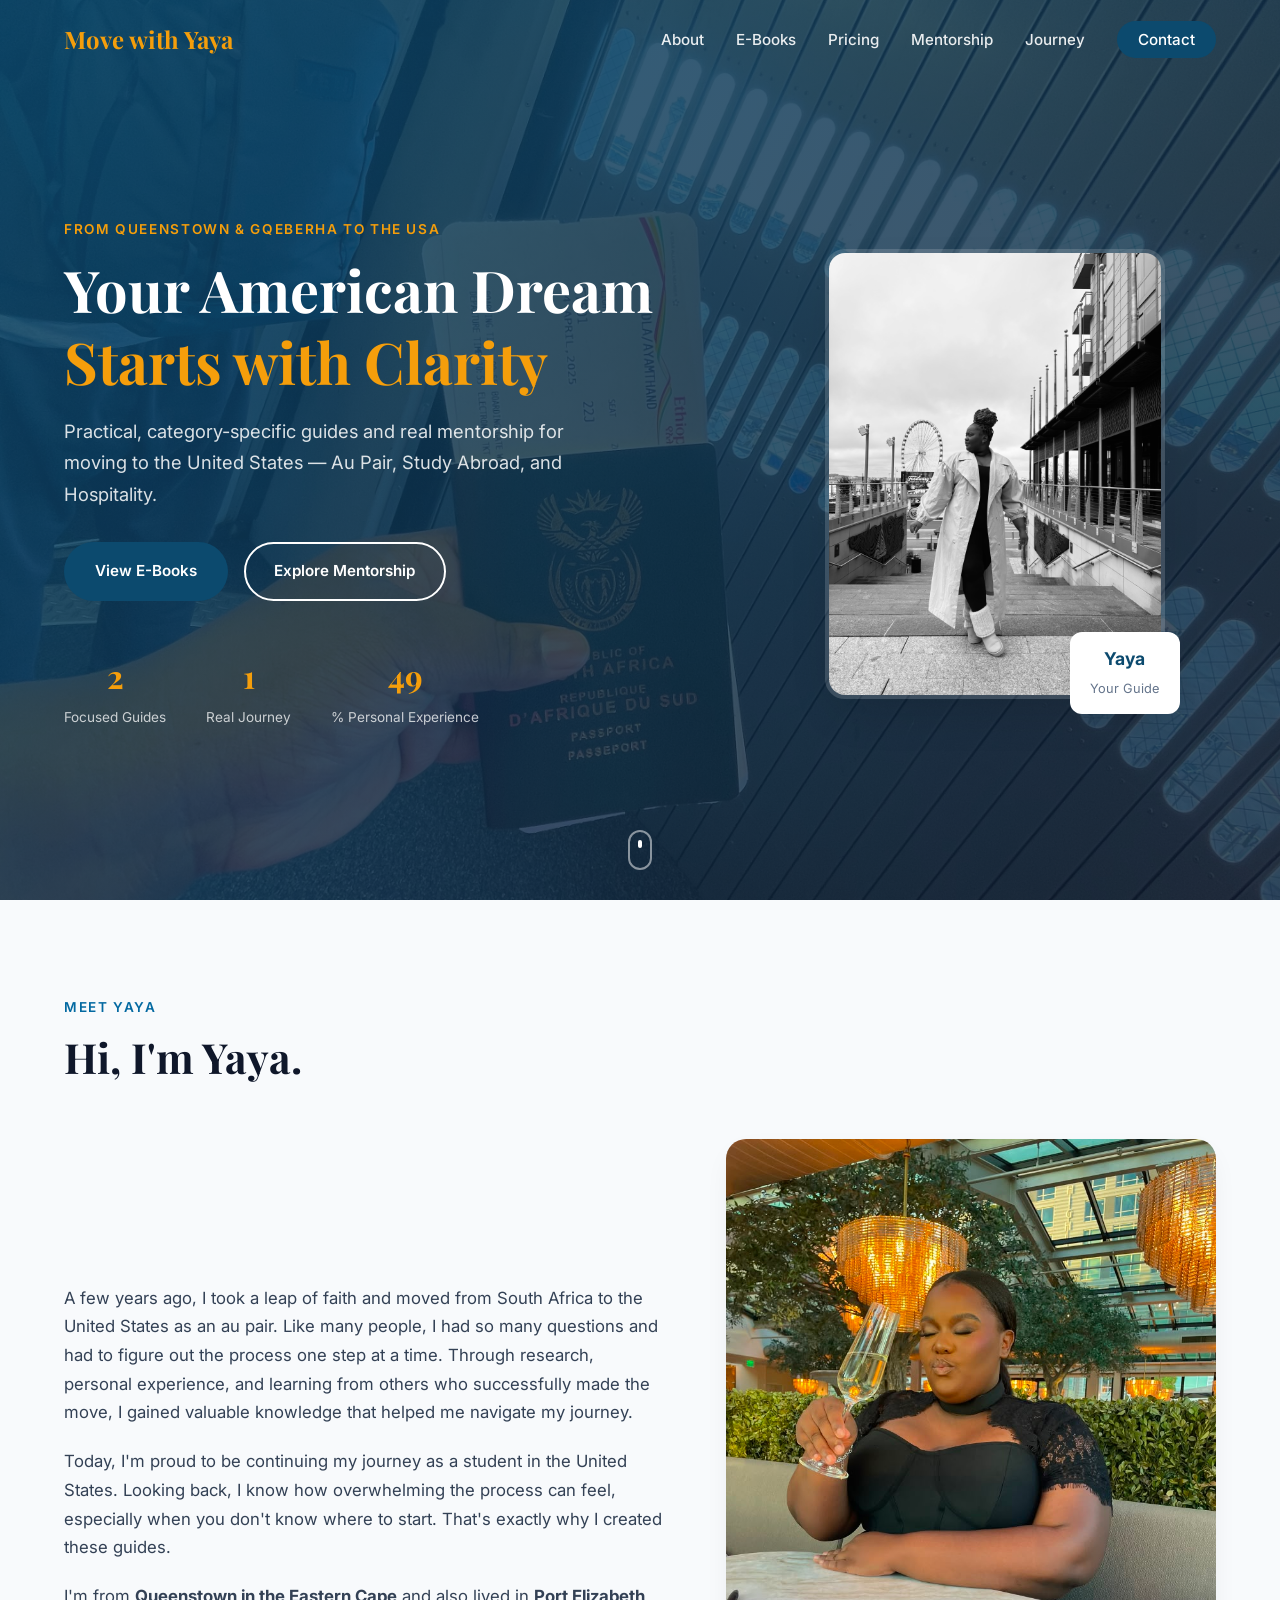
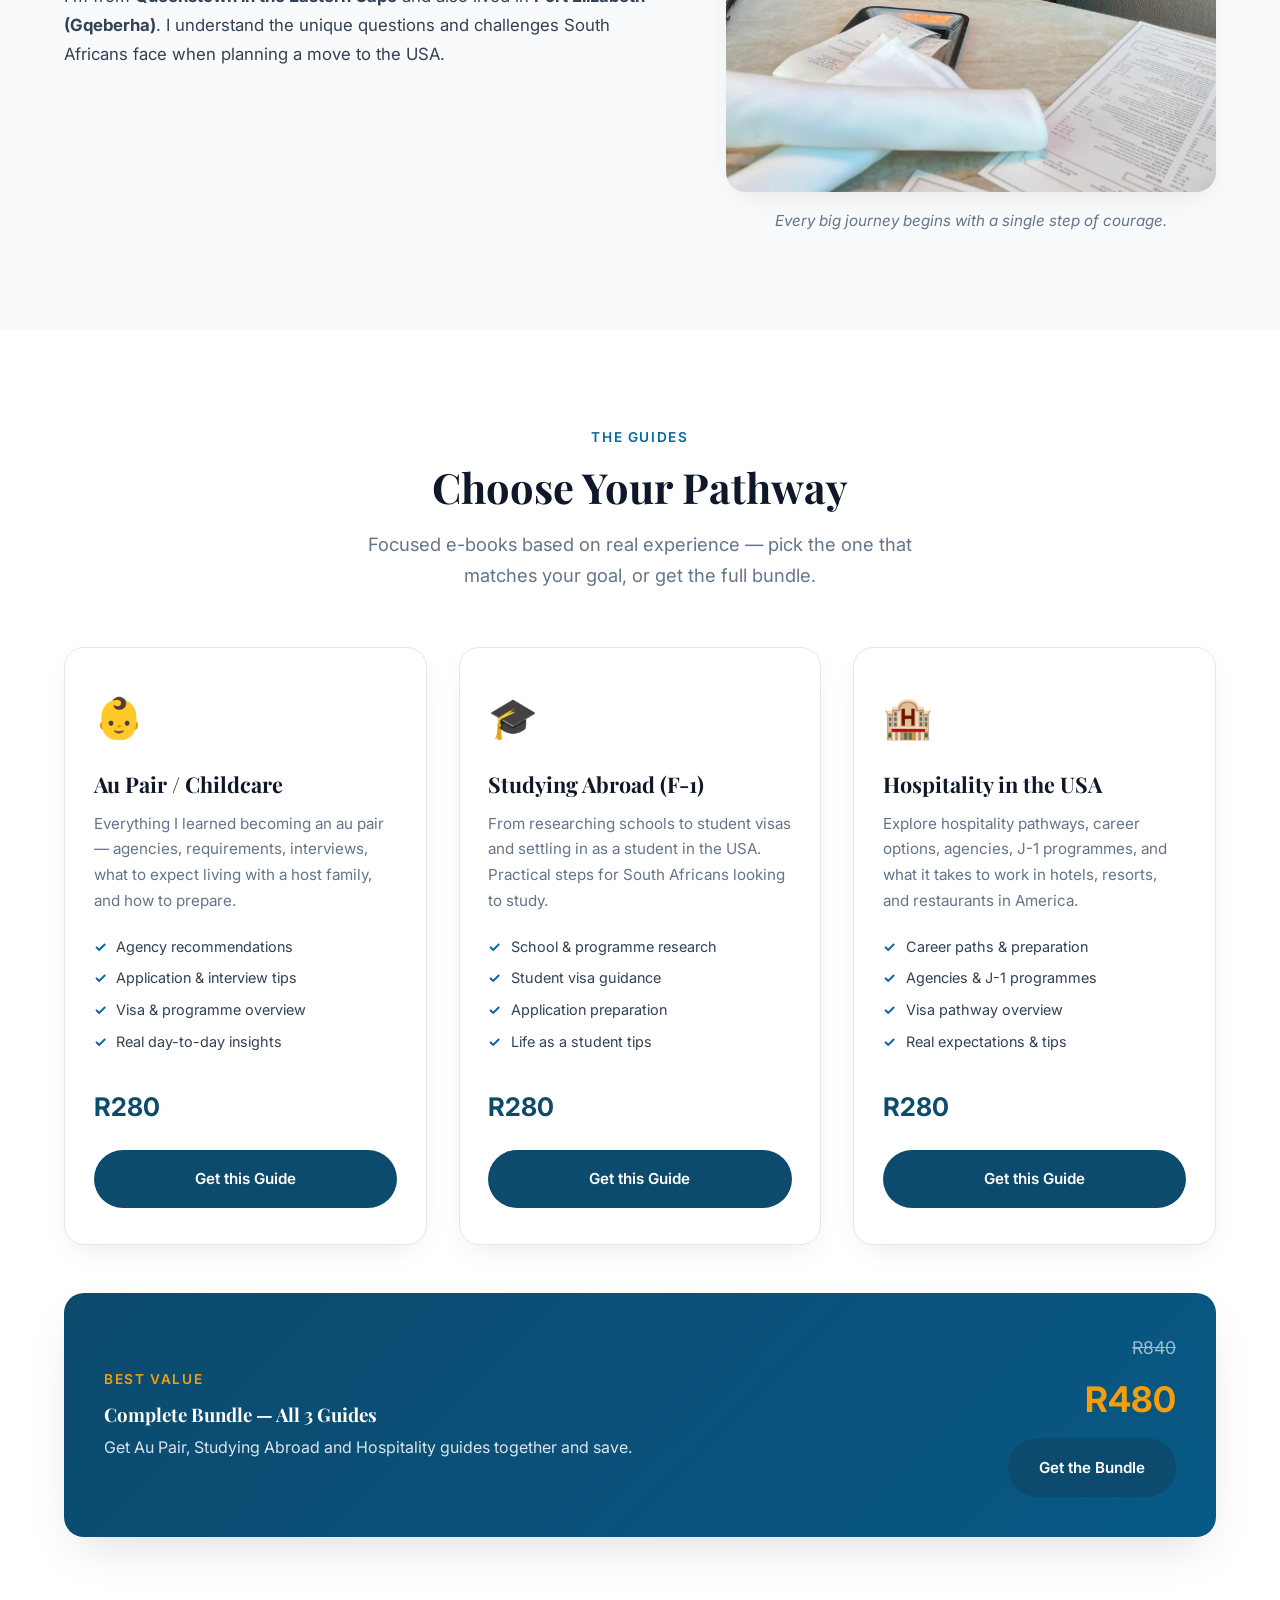
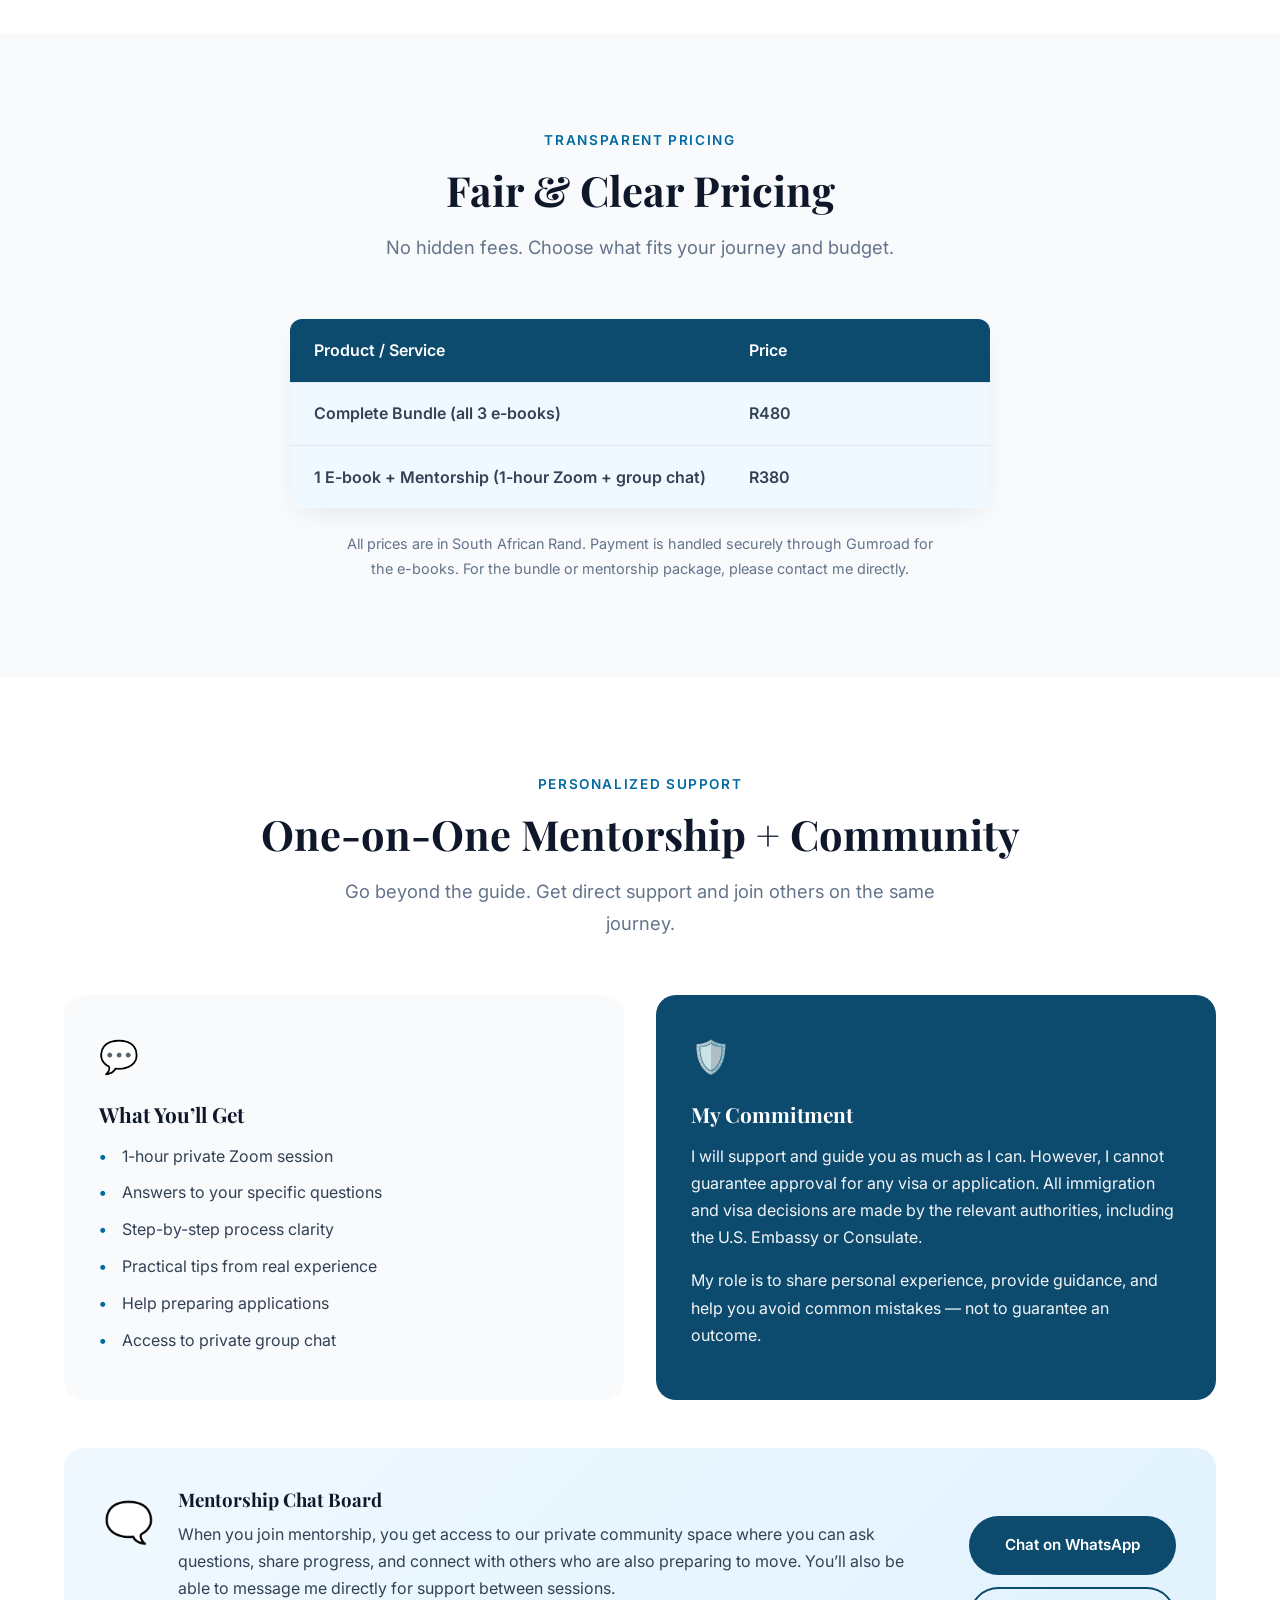
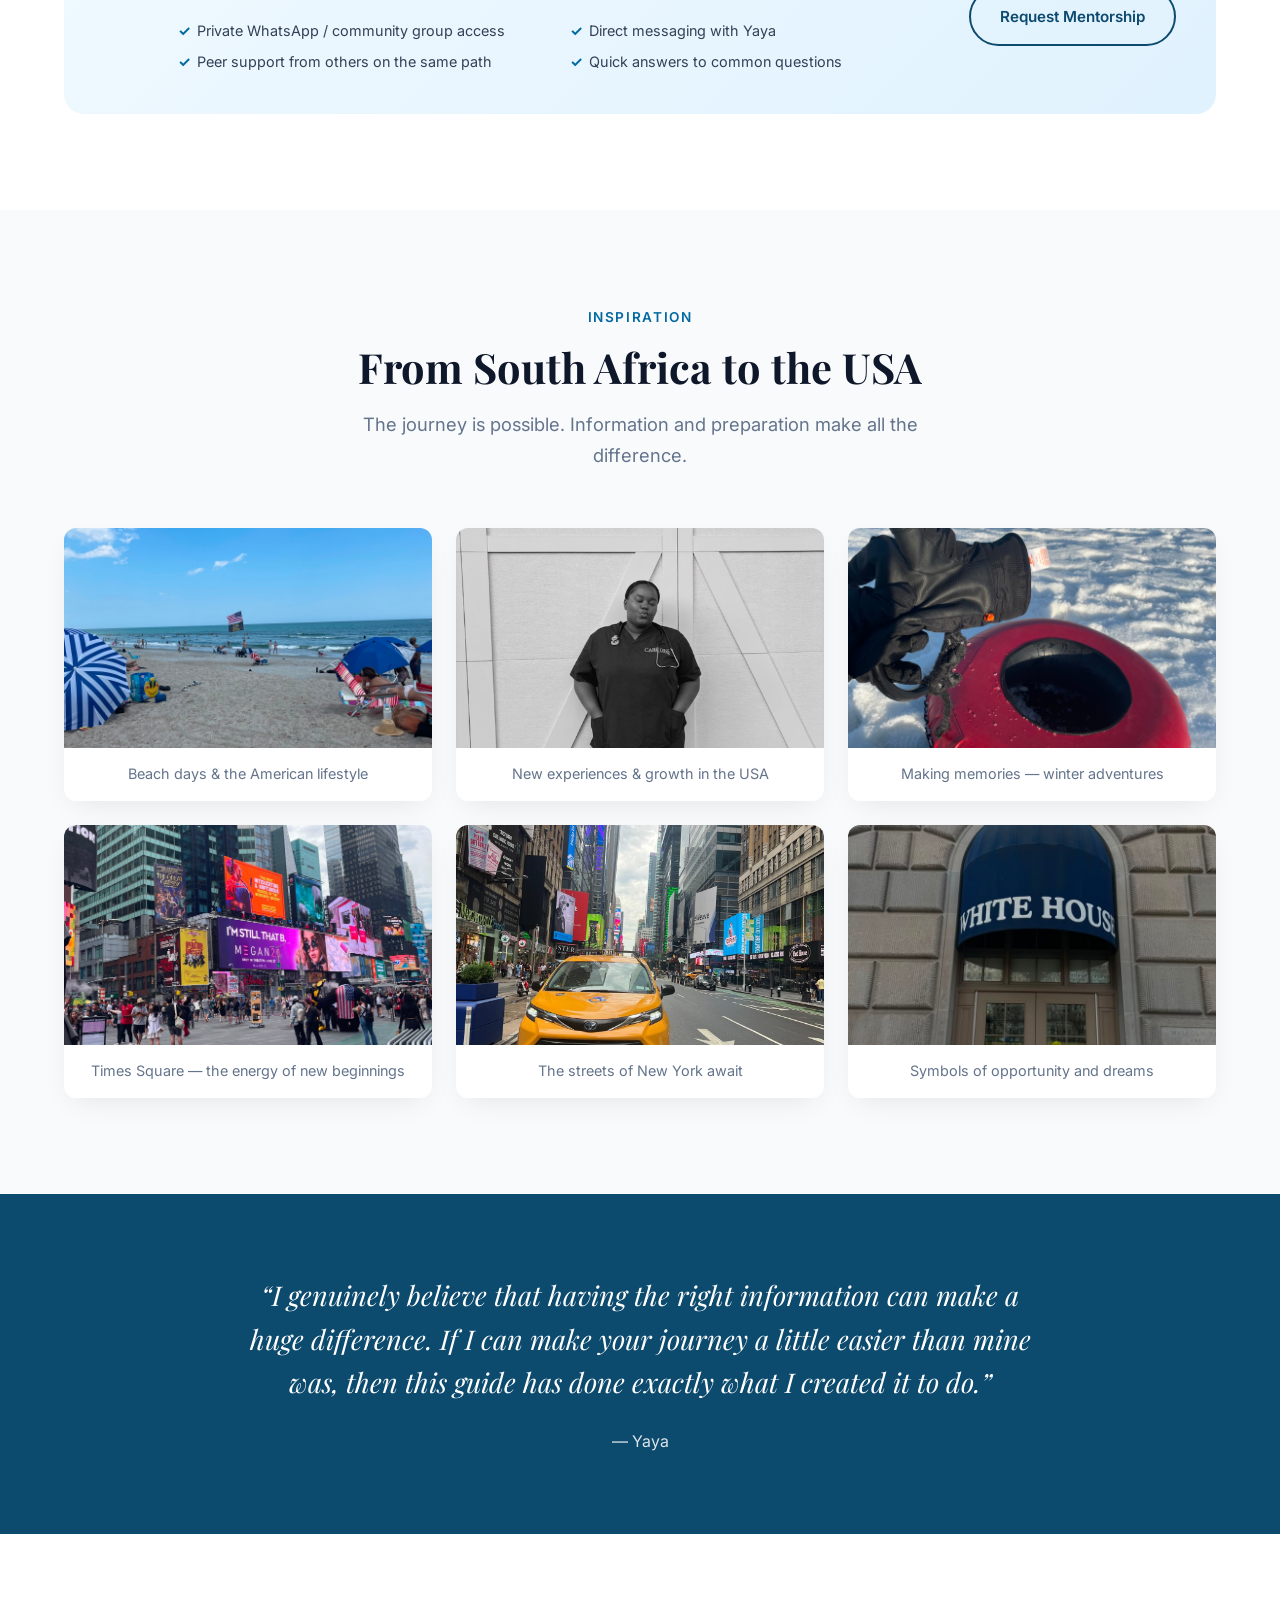
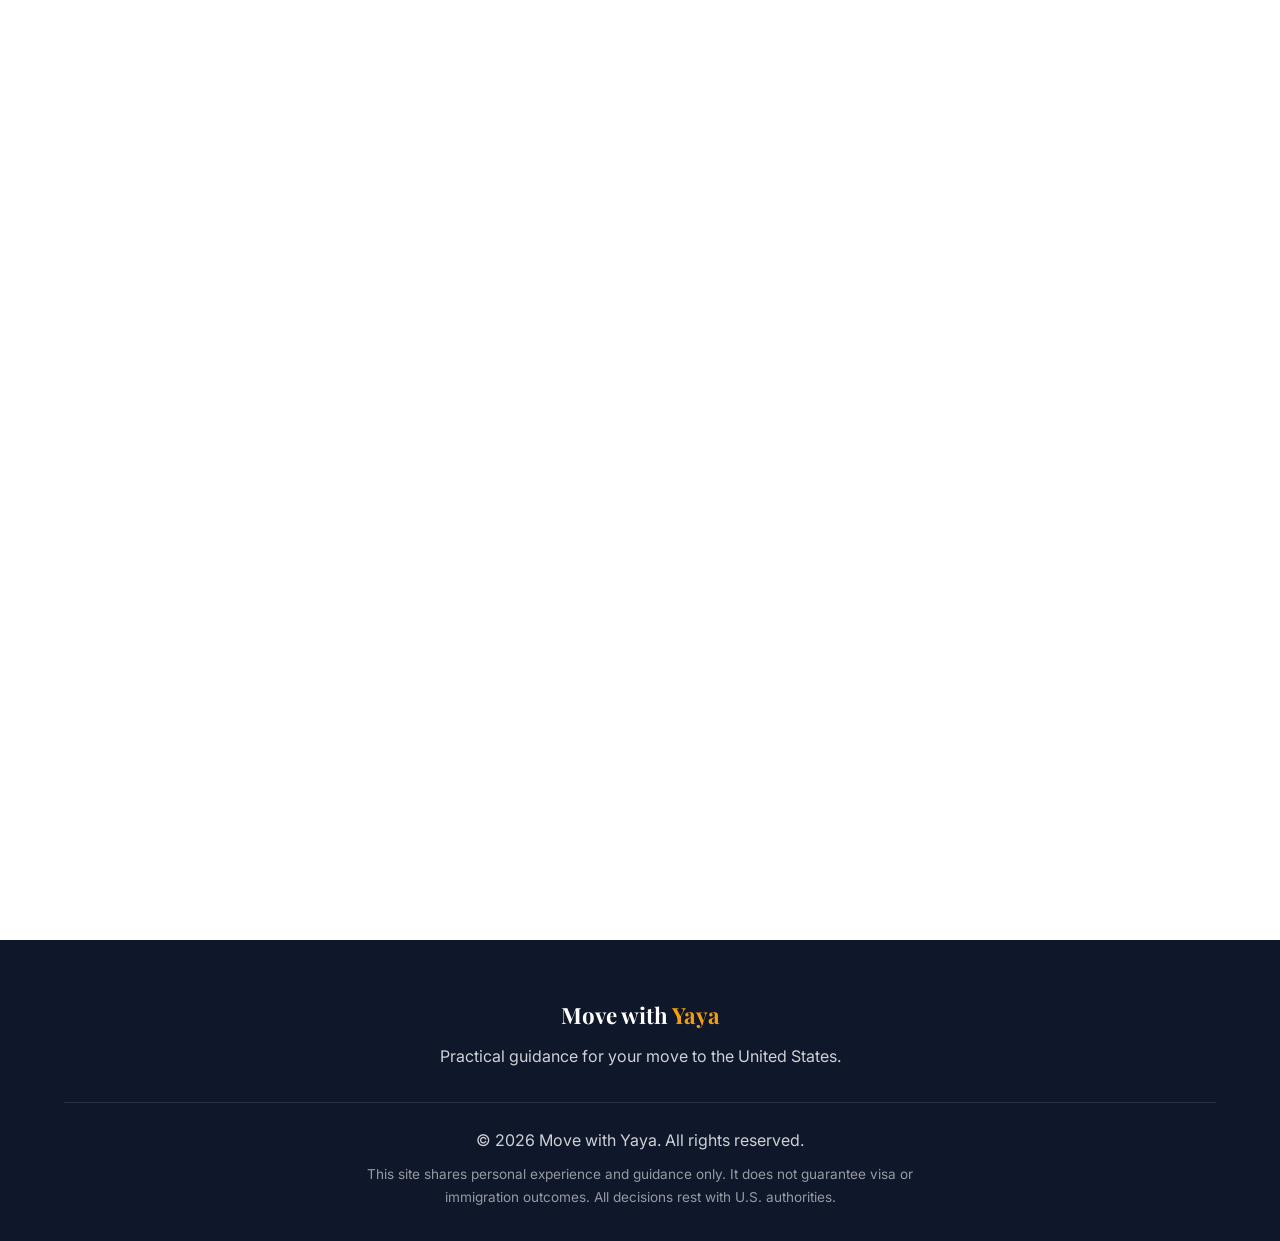
<file: index.html>
<!DOCTYPE html>
<html lang="en">
<head>
    <meta charset="UTF-8">
    <meta name="viewport" content="width=device-width, initial-scale=1.0">
    <title>Move with Yaya | Your Guide to Moving to the USA</title>
    <meta name="description" content="Practical guidance for South Africans moving to the United States — Au Pair, Study Abroad & Hospitality. Category e-books + one-on-one mentorship by Yaya.">
    <meta name="keywords" content="au pair USA, study in USA, F-1 visa, hospitality internship USA, move to America from South Africa, Yaya">
    <meta name="author" content="Yaya - Move with Yaya">
    <meta name="robots" content="index, follow">
    <link rel="canonical" href="https://yourdomain.com/">

    <meta property="og:title" content="Move with Yaya | Your Guide to the USA">
    <meta property="og:description" content="Clear, honest guides for Au Pair, Studying Abroad and Hospitality opportunities in the United States.">
    <meta property="og:type" content="website">
    <meta property="og:url" content="https://yourdomain.com/">

    <link rel="preconnect" href="https://fonts.googleapis.com">
    <link rel="preconnect" href="https://fonts.gstatic.com" crossorigin>
    <link href="https://fonts.googleapis.com/css2?family=Playfair+Display:wght@500;600;700&family=Inter:wght@300;400;500;600;700&display=swap" rel="stylesheet">
    <link rel="stylesheet" href="styles.css">
</head>
<body>
    <!-- Navigation -->
    <header class="header" id="header">
        <nav class="nav container">
            <a href="#home" class="logo">
                <span class="logo-text">Move with <span>Yaya</span></span>
            </a>
            <button class="nav-toggle" aria-label="Toggle menu" id="navToggle">
                <span></span><span></span><span></span>
            </button>
            <ul class="nav-links" id="navLinks">
                <li><a href="#about">About</a></li>
                <li><a href="#ebook">E-Books</a></li>
                <li><a href="#pricing">Pricing</a></li>
                <li><a href="#mentorship">Mentorship</a></li>
                <li><a href="#journey">Journey</a></li>
                <li><a href="#contact" class="btn-nav">Contact</a></li>
            </ul>
        </nav>
    </header>

    <!-- Hero – Passport background -->
    <section id="home" class="hero">
        <div class="hero-bg" style="background-image: url('passport-journey.jpg');"></div>
        <div class="hero-overlay"></div>
        <div class="container hero-content">
            <div class="hero-text animate-on-load">
                <p class="eyebrow">From Queenstown &amp; Gqeberha to the USA</p>
                <h1>Your American Dream<br><span class="highlight">Starts with Clarity</span></h1>
                <p class="hero-sub">Practical, category-specific guides and real mentorship for moving to the United States — Au Pair, Study Abroad, and Hospitality.</p>
                <div class="hero-cta">
                    <a href="#ebook" class="btn btn-primary pulse">View E-Books</a>
                    <a href="#mentorship" class="btn btn-outline">Explore Mentorship</a>
                </div>
                <div class="hero-stats">
                    <div class="stat">
                        <span class="stat-number" data-target="3">0</span>
                        <span class="stat-label">Focused Guides</span>
                    </div>
                    <div class="stat">
                        <span class="stat-number" data-target="1">0</span>
                        <span class="stat-label">Real Journey</span>
                    </div>
                    <div class="stat">
                        <span class="stat-number" data-target="100">0</span>
                        <span class="stat-label">% Personal Experience</span>
                    </div>
                </div>
            </div>
            <div class="hero-image animate-on-load delay-1">
                <div class="portrait-wrapper">
                    <img src="yaya-outdoor.jpg" alt="Yaya — Founder of Move with Yaya" class="portrait">
                    <div class="portrait-badge">
                        <span>Yaya</span>
                        <small>Your Guide</small>
                    </div>
                </div>
            </div>
        </div>
        <div class="scroll-indicator"><span></span></div>
    </section>

    <!-- About -->
    <section id="about" class="section about">
        <div class="container">
            <div class="section-header animate-on-scroll">
                <p class="eyebrow">Meet Yaya</p>
                <h2>Hi, I'm Yaya.</h2>
            </div>
            <div class="about-grid">
                <div class="about-text animate-on-scroll">
                    <p>A few years ago, I took a leap of faith and moved from South Africa to the United States as an au pair. Like many people, I had so many questions and had to figure out the process one step at a time. Through research, personal experience, and learning from others who successfully made the move, I gained valuable knowledge that helped me navigate my journey.</p>
                    <p>Today, I'm proud to be continuing my journey as a student in the United States. Looking back, I know how overwhelming the process can feel, especially when you don't know where to start. That's exactly why I created these guides.</p>
                    <p>I'm from <strong>Queenstown in the Eastern Cape</strong> and also lived in <strong>Port Elizabeth (Gqeberha)</strong>. I understand the unique questions and challenges South Africans face when planning a move to the USA.</p>
                </div>
                <div class="about-image animate-on-scroll delay-1">
                    <img src="yaya-portrait.jpg" alt="Yaya smiling with confidence">
                    <p class="caption">Every big journey begins with a single step of courage.</p>
                </div>
            </div>
        </div>
    </section>

    <!-- E-Books by Category -->
    <section id="ebook" class="section ebook">
        <div class="container">
            <div class="section-header center animate-on-scroll">
                <p class="eyebrow">The Guides</p>
                <h2>Choose Your Pathway</h2>
                <p class="lead">Focused e-books based on real experience — pick the one that matches your goal, or get the full bundle.</p>
            </div>

            <div class="category-grid">
                <!-- Au Pair -->
                <div class="category-card animate-on-scroll">
                    <div class="cat-icon">👶</div>
                    <h3>Au Pair / Childcare</h3>
                    <p>Everything I learned becoming an au pair — agencies, requirements, interviews, what to expect living with a host family, and how to prepare.</p>
                    <ul class="cat-features">
                        <li>Agency recommendations</li>
                        <li>Application & interview tips</li>
                        <li>Visa & programme overview</li>
                        <li>Real day-to-day insights</li>
                    </ul>
                    <div class="cat-price">
                        <span class="price">R280</span>
                    </div>
                    <a href="https://amava2.gumroad.com/l/jdrqjy" class="btn btn-primary full" target="_blank" rel="noopener">Get this Guide</a>
                </div>

                <!-- Studying Abroad -->
                <div class="category-card animate-on-scroll delay-1">
                    <div class="cat-icon">🎓</div>
                    <h3>Studying Abroad (F-1)</h3>
                    <p>From researching schools to student visas and settling in as a student in the USA. Practical steps for South Africans looking to study.</p>
                    <ul class="cat-features">
                        <li>School & programme research</li>
                        <li>Student visa guidance</li>
                        <li>Application preparation</li>
                        <li>Life as a student tips</li>
                    </ul>
                    <div class="cat-price">
                        <span class="price">R280</span>
                    </div>
                    <a href="https://amava2.gumroad.com/l/tnldqb" class="btn btn-primary full" target="_blank" rel="noopener">Get this Guide</a>
                </div>

                <!-- Hospitality -->
                <div class="category-card animate-on-scroll delay-2">
                    <div class="cat-icon">🏨</div>
                    <h3>Hospitality in the USA</h3>
                    <p>Explore hospitality pathways, career options, agencies, J-1 programmes, and what it takes to work in hotels, resorts, and restaurants in America.</p>
                    <ul class="cat-features">
                        <li>Career paths & preparation</li>
                        <li>Agencies & J-1 programmes</li>
                        <li>Visa pathway overview</li>
                        <li>Real expectations & tips</li>
                    </ul>
                    <div class="cat-price">
                        <span class="price">R280</span>
                    </div>
                    <a href="https://amava2.gumroad.com/l/rriysa" class="btn btn-primary full" target="_blank" rel="noopener">Get this Guide</a>
                </div>
            </div>

            <!-- Bundle -->
            <div class="bundle-card animate-on-scroll">
                <div class="bundle-content">
                    <p class="eyebrow">Best Value</p>
                    <h3>Complete Bundle — All 3 Guides</h3>
                    <p>Get Au Pair, Studying Abroad and Hospitality guides together and save.</p>
                </div>
                <div class="bundle-price">
                    <span class="old-price">R840</span>
                    <span class="price">R480</span>
                    <a href="#contact" class="btn btn-primary">Get the Bundle</a>
                </div>
            </div>
        </div>
    </section>

    <!-- Pricing Overview -->
    <section id="pricing" class="section pricing">
        <div class="container">
            <div class="section-header center animate-on-scroll">
                <p class="eyebrow">Transparent Pricing</p>
                <h2>Fair & Clear Pricing</h2>
                <p class="lead">No hidden fees. Choose what fits your journey and budget.</p>
            </div>

            <div class="pricing-table animate-on-scroll">
                <div class="price-row header">
                    <span>Product / Service</span>
                    <span>Price</span>
                </div>
                <div class="price-row">
                    <span>Single E-book (any one guide)</span>
                    <span>R280</span>
                </div>
                <div class="price-row highlight">
                    <span>Complete Bundle (all 3 e-books)</span>
                    <span>R480</span>
                </div>
                <div class="price-row highlight">
                    <span>1 E-book + Mentorship (1-hour Zoom + group chat)</span>
                    <span>R380</span>
                </div>
            </div>
            <p class="pricing-note animate-on-scroll">All prices are in South African Rand. Payment is handled securely through Gumroad for the e-books. For the bundle or mentorship package, please contact me directly.</p>
        </div>
    </section>

    <!-- Mentorship + Chat Board -->
    <section id="mentorship" class="section mentorship">
        <div class="container">
            <div class="section-header center animate-on-scroll">
                <p class="eyebrow">Personalized Support</p>
                <h2>One-on-One Mentorship + Community</h2>
                <p class="lead">Go beyond the guide. Get direct support and join others on the same journey.</p>
            </div>

            <div class="mentorship-grid">
                <div class="mentorship-card animate-on-scroll">
                    <div class="card-icon">💬</div>
                    <h3>What You’ll Get</h3>
                    <ul>
                        <li>1-hour private Zoom session</li>
                        <li>Answers to your specific questions</li>
                        <li>Step-by-step process clarity</li>
                        <li>Practical tips from real experience</li>
                        <li>Help preparing applications</li>
                        <li>Access to private group chat</li>
                    </ul>
                </div>
                <div class="mentorship-card highlight animate-on-scroll delay-1">
                    <div class="card-icon">🛡️</div>
                    <h3>My Commitment</h3>
                    <p>I will support and guide you as much as I can. However, I cannot guarantee approval for any visa or application. All immigration and visa decisions are made by the relevant authorities, including the U.S. Embassy or Consulate.</p>
                    <p>My role is to share personal experience, provide guidance, and help you avoid common mistakes — not to guarantee an outcome.</p>
                </div>
            </div>

            <div class="chat-board animate-on-scroll">
                <div class="chat-content">
                    <div class="chat-icon">🗨️</div>
                    <div>
                        <h3>Mentorship Chat Board</h3>
                        <p>When you join mentorship, you get access to our private community space where you can ask questions, share progress, and connect with others who are also preparing to move. You’ll also be able to message me directly for support between sessions.</p>
                        <ul class="chat-features">
                            <li>Private WhatsApp / community group access</li>
                            <li>Direct messaging with Yaya</li>
                            <li>Peer support from others on the same path</li>
                            <li>Quick answers to common questions</li>
                        </ul>
                    </div>
                </div>
                <div class="chat-cta">
                    <a href="https://wa.me/13466529958?text=Hi%20Yaya%2C%20I%27m%20interested%20in%20mentorship%20and%20the%20chat%20board" class="btn btn-primary" target="_blank" rel="noopener">Chat on WhatsApp</a>
                    <a href="#contact" class="btn btn-outline-dark">Request Mentorship</a>
                </div>
            </div>
        </div>
    </section>

    <!-- Journey -->
    <section id="journey" class="section journey">
        <div class="container">
            <div class="section-header center animate-on-scroll">
                <p class="eyebrow">Inspiration</p>
                <h2>From South Africa to the USA</h2>
                <p class="lead">The journey is possible. Information and preparation make all the difference.</p>
            </div>
            <div class="journey-images">
                <figure class="animate-on-scroll">
                    <img src="usa-beach.jpg" alt="American beach with US flag">
                    <figcaption>Beach days &amp; the American lifestyle</figcaption>
                </figure>
                <figure class="animate-on-scroll delay-1">
                    <img src="yaya-scrubs.jpg" alt="Yaya in medical scrubs">
                    <figcaption>New experiences &amp; growth in the USA</figcaption>
                </figure>
                <figure class="animate-on-scroll delay-2">
                    <img src="snow-tubing.jpg" alt="Snow tubing adventure">
                    <figcaption>Making memories — winter adventures</figcaption>
                </figure>
                <figure class="animate-on-scroll">
                    <img src="times-square.jpg" alt="Times Square, New York City">
                    <figcaption>Times Square — the energy of new beginnings</figcaption>
                </figure>
                <figure class="animate-on-scroll delay-1">
                    <img src="nyc-taxi.jpg" alt="New York City street with yellow taxi">
                    <figcaption>The streets of New York await</figcaption>
                </figure>
                <figure class="animate-on-scroll delay-2">
                    <img src="white-house.jpg" alt="White House entrance">
                    <figcaption>Symbols of opportunity and dreams</figcaption>
                </figure>
            </div>
        </div>
    </section>

    <!-- Quote -->
    <section class="section quote-section">
        <div class="container">
            <blockquote class="animate-on-scroll">
                “I genuinely believe that having the right information can make a huge difference. If I can make your journey a little easier than mine was, then this guide has done exactly what I created it to do.”
                <cite>— Yaya</cite>
            </blockquote>
        </div>
    </section>

    <!-- Contact -->
    <section id="contact" class="section contact">
        <div class="container">
            <div class="section-header center animate-on-scroll">
                <p class="eyebrow">Get in Touch</p>
                <h2>Start Your Journey</h2>
                <p class="lead">Ready for an e-book, the bundle, or mentorship? Reach out and let’s talk about your next step.</p>
            </div>
            <div class="contact-grid">
                <div class="contact-info animate-on-scroll">
                    <div class="contact-item">
                        <span class="label">Email</span>
                        <a href="mailto:ayamthandathalitha2@gmail.com">ayamthandathalitha2@gmail.com</a>
                    </div>
                    <div class="contact-item">
                        <span class="label">Phone / WhatsApp</span>
                        <a href="https://wa.me/13466529958" target="_blank" rel="noopener">+1 (346) 652-9958</a>
                    </div>
                    <div class="contact-item">
                        <span class="label">Based in</span>
                        <p>United States (from Queenstown &amp; Gqeberha, South Africa)</p>
                    </div>
                    <p class="disclaimer">I’m excited to be part of your journey and look forward to helping you take your next step toward your American dream.</p>
                </div>
                <form class="contact-form animate-on-scroll delay-1" action="mailto:ayamthandathalitha2@gmail.com" method="get" enctype="text/plain">
                    <div class="form-group">
                        <label for="name">Full Name</label>
                        <input type="text" id="name" name="name" required placeholder="Your name">
                    </div>
                    <div class="form-group">
                        <label for="email">Email</label>
                        <input type="email" id="email" name="email" required placeholder="your@email.com">
                    </div>
                    <div class="form-group">
                        <label for="interest">I’m interested in</label>
                        <select id="interest" name="interest">
                            <option value="au-pair">Au Pair Guide</option>
                            <option value="study">Studying Abroad Guide</option>
                            <option value="hospitality">Hospitality Guide</option>
                            <option value="bundle">Complete Bundle (R480)</option>
                            <option value="mentorship">E-book + Mentorship (R380)</option>
                            <option value="questions">General questions</option>
                        </select>
                    </div>
                    <div class="form-group">
                        <label for="message">Message</label>
                        <textarea id="message" name="message" rows="4" placeholder="Tell me a bit about your goals..."></textarea>
                    </div>
                    <button type="submit" class="btn btn-primary full">Send Message</button>
                </form>
            </div>
        </div>
    </section>

    <!-- Footer -->
    <footer class="footer">
        <div class="container">
            <div class="footer-top">
                <a href="#home" class="logo">Move with <span>Yaya</span></a>
                <p>Practical guidance for your move to the United States.</p>
            </div>
            <div class="footer-bottom">
                <p>&copy; 2026 Move with Yaya. All rights reserved.</p>
                <p class="small">This site shares personal experience and guidance only. It does not guarantee visa or immigration outcomes. All decisions rest with U.S. authorities.</p>
            </div>
        </div>
    </footer>

    <script src="script.js"></script>
</body>
</html>
</file>
<file: styles.css>
/* ===== CSS Variables ===== */
:root {
    --primary: #0c4a6e;
    --primary-light: #0369a1;
    --accent: #f59e0b;
    --accent-dark: #d97706;
    --dark: #0f172a;
    --text: #334155;
    --text-light: #64748b;
    --light: #f8fafc;
    --white: #ffffff;
    --border: #e2e8f0;
    --shadow: 0 10px 30px -10px rgba(0, 0, 0, 0.1);
    --shadow-lg: 0 20px 50px -15px rgba(0, 0, 0, 0.15);
    --radius: 12px;
    --radius-lg: 20px;
    --transition: all 0.3s ease;
}

/* ===== Reset & Base ===== */
*,
*::before,
*::after {
    margin: 0;
    padding: 0;
    box-sizing: border-box;
}

html {
    scroll-behavior: smooth;
}

body {
    font-family: 'Inter', system-ui, -apple-system, sans-serif;
    color: var(--text);
    line-height: 1.7;
    background: var(--white);
    overflow-x: hidden;
}

img {
    max-width: 100%;
    height: auto;
    display: block;
}

a {
    text-decoration: none;
    color: inherit;
    transition: var(--transition);
}

ul {
    list-style: none;
}

.container {
    width: 100%;
    max-width: 1200px;
    margin: 0 auto;
    padding: 0 1.5rem;
}

/* ===== Typography ===== */
h1, h2, h3 {
    font-family: 'Playfair Display', Georgia, serif;
    color: var(--dark);
    line-height: 1.25;
}

.eyebrow {
    font-size: 0.85rem;
    font-weight: 600;
    letter-spacing: 0.12em;
    text-transform: uppercase;
    color: var(--primary-light);
    margin-bottom: 0.75rem;
}

.lead {
    font-size: 1.15rem;
    color: var(--text-light);
    max-width: 600px;
    margin: 0 auto;
}

/* ===== Buttons ===== */
.btn {
    display: inline-flex;
    align-items: center;
    justify-content: center;
    padding: 0.9rem 1.8rem;
    border-radius: 50px;
    font-weight: 600;
    font-size: 0.95rem;
    border: 2px solid transparent;
    cursor: pointer;
    transition: var(--transition);
}

.btn-primary {
    background: var(--primary);
    color: white;
}

.btn-primary:hover {
    background: var(--primary-light);
    transform: translateY(-2px);
    box-shadow: 0 8px 20px rgba(12, 74, 110, 0.25);
}

.btn-outline {
    background: transparent;
    border-color: white;
    color: white;
}

.btn-outline:hover {
    background: white;
    color: var(--primary);
}

.btn-outline-dark {
    background: transparent;
    border-color: var(--primary);
    color: var(--primary);
}

.btn-outline-dark:hover {
    background: var(--primary);
    color: white;
}

.btn.full {
    width: 100%;
}

.btn-nav {
    background: var(--primary);
    color: white !important;
    padding: 0.55rem 1.3rem;
    border-radius: 50px;
    font-size: 0.9rem;
}

.btn-nav:hover {
    background: var(--primary-light);
}

.pulse {
    animation: pulse 2.5s infinite;
}

@keyframes pulse {
    0% { box-shadow: 0 0 0 0 rgba(245, 158, 11, 0.5); }
    70% { box-shadow: 0 0 0 12px rgba(245, 158, 11, 0); }
    100% { box-shadow: 0 0 0 0 rgba(245, 158, 11, 0); }
}

/* ===== Header / Navigation ===== */
.header {
    position: fixed;
    top: 0;
    left: 0;
    width: 100%;
    z-index: 1000;
    background: transparent;
    transition: var(--transition);
    padding: 1.2rem 0;
}

.header.scrolled {
    background: rgba(255, 255, 255, 0.97);
    backdrop-filter: blur(12px);
    box-shadow: 0 4px 20px rgba(0, 0, 0, 0.06);
    padding: 0.8rem 0;
}

.nav {
    display: flex;
    justify-content: space-between;
    align-items: center;
}

.logo {
    font-family: 'Playfair Display', serif;
    font-size: 1.5rem;
    font-weight: 700;
    color: white;
}

.header.scrolled .logo {
    color: var(--dark);
}

.logo span {
    color: var(--accent);
}

.nav-links {
    display: flex;
    align-items: center;
    gap: 2rem;
}

.nav-links a {
    color: rgba(255, 255, 255, 0.9);
    font-weight: 500;
    font-size: 0.95rem;
}

.header.scrolled .nav-links a {
    color: var(--text);
}

.nav-links a:hover {
    color: var(--accent);
}

.nav-toggle {
    display: none;
    flex-direction: column;
    gap: 5px;
    background: none;
    border: none;
    cursor: pointer;
    padding: 5px;
}

.nav-toggle span {
    width: 24px;
    height: 2px;
    background: white;
    transition: var(--transition);
}

.header.scrolled .nav-toggle span {
    background: var(--dark);
}

/* ===== Hero Section ===== */
.hero {
    position: relative;
    min-height: 100vh;
    display: flex;
    align-items: center;
    padding: 8rem 0 5rem;
    overflow: hidden;
}

.hero-bg {
    position: absolute;
    inset: 0;
    background-size: cover;
    background-position: center;
    background-repeat: no-repeat;
    transform: scale(1.05);
    transition: transform 0.1s linear;
}

.hero-overlay {
    position: absolute;
    inset: 0;
    background: linear-gradient(135deg, rgba(12, 74, 110, 0.88) 0%, rgba(15, 23, 42, 0.75) 100%);
}

.hero-content {
    position: relative;
    z-index: 2;
    display: grid;
    grid-template-columns: 1.2fr 0.8fr;
    gap: 3rem;
    align-items: center;
}

.hero-text {
    color: white;
}

.hero-text .eyebrow {
    color: var(--accent);
}

.hero h1 {
    font-size: clamp(2.4rem, 5vw, 3.6rem);
    color: white;
    margin-bottom: 1.2rem;
}

.hero h1 .highlight {
    color: var(--accent);
}

.hero-sub {
    font-size: 1.15rem;
    color: rgba(255, 255, 255, 0.85);
    margin-bottom: 2rem;
    max-width: 520px;
}

.hero-cta {
    display: flex;
    flex-wrap: wrap;
    gap: 1rem;
    margin-bottom: 3rem;
}

.hero-stats {
    display: flex;
    gap: 2.5rem;
}

.stat {
    text-align: center;
}

.stat-number {
    display: block;
    font-size: 2rem;
    font-weight: 700;
    color: var(--accent);
    font-family: 'Playfair Display', serif;
}

.stat-label {
    font-size: 0.85rem;
    color: rgba(255, 255, 255, 0.75);
}

.hero-image {
    display: flex;
    justify-content: center;
}

.portrait-wrapper {
    position: relative;
    max-width: 340px;
}

.portrait {
    width: 100%;
    border-radius: var(--radius-lg);
    box-shadow: var(--shadow-lg);
    border: 4px solid rgba(255, 255, 255, 0.15);
}

.portrait-badge {
    position: absolute;
    bottom: -15px;
    right: -15px;
    background: white;
    padding: 0.8rem 1.3rem;
    border-radius: 12px;
    box-shadow: var(--shadow);
    text-align: center;
}

.portrait-badge span {
    display: block;
    font-weight: 700;
    color: var(--primary);
    font-size: 1.1rem;
}

.portrait-badge small {
    color: var(--text-light);
    font-size: 0.8rem;
}

.scroll-indicator {
    position: absolute;
    bottom: 30px;
    left: 50%;
    transform: translateX(-50%);
    z-index: 2;
}

.scroll-indicator span {
    display: block;
    width: 24px;
    height: 40px;
    border: 2px solid rgba(255, 255, 255, 0.5);
    border-radius: 20px;
    position: relative;
}

.scroll-indicator span::before {
    content: '';
    position: absolute;
    top: 8px;
    left: 50%;
    width: 4px;
    height: 8px;
    background: white;
    border-radius: 2px;
    transform: translateX(-50%);
    animation: scrollDown 1.8s infinite;
}

@keyframes scrollDown {
    0% { opacity: 1; top: 8px; }
    100% { opacity: 0; top: 22px; }
}

/* ===== Sections ===== */
.section {
    padding: 6rem 0;
}

.section-header {
    margin-bottom: 3.5rem;
}

.section-header.center {
    text-align: center;
}

.section-header h2 {
    font-size: clamp(1.9rem, 4vw, 2.6rem);
    margin-bottom: 1rem;
}

/* ===== About ===== */
.about {
    background: var(--light);
}

.about-grid {
    display: grid;
    grid-template-columns: 1.1fr 0.9fr;
    gap: 4rem;
    align-items: center;
}

.about-text p {
    margin-bottom: 1.3rem;
    font-size: 1.05rem;
}

.about-image img {
    border-radius: var(--radius-lg);
    box-shadow: var(--shadow);
}

.about-image .caption {
    margin-top: 1rem;
    font-style: italic;
    color: var(--text-light);
    text-align: center;
    font-size: 0.95rem;
}

/* ===== E-Books / Category Cards ===== */
.ebook {
    background: white;
}

.category-grid {
    display: grid;
    grid-template-columns: repeat(3, 1fr);
    gap: 2rem;
    margin-bottom: 3rem;
}

.category-card {
    background: white;
    border: 1px solid var(--border);
    border-radius: var(--radius-lg);
    padding: 2.2rem 1.8rem;
    box-shadow: var(--shadow);
    transition: var(--transition);
    display: flex;
    flex-direction: column;
}

.category-card:hover {
    transform: translateY(-8px);
    box-shadow: var(--shadow-lg);
    border-color: transparent;
}

.cat-icon {
    font-size: 2.5rem;
    margin-bottom: 1.2rem;
}

.category-card h3 {
    font-size: 1.35rem;
    margin-bottom: 0.8rem;
}

.category-card > p {
    color: var(--text-light);
    font-size: 0.95rem;
    margin-bottom: 1.3rem;
    flex-grow: 1;
}

.cat-features {
    margin-bottom: 1.5rem;
}

.cat-features li {
    position: relative;
    padding-left: 1.4rem;
    margin-bottom: 0.45rem;
    font-size: 0.9rem;
    color: var(--text);
}

.cat-features li::before {
    content: "✓";
    position: absolute;
    left: 0;
    color: var(--primary-light);
    font-weight: 700;
}

.cat-price {
    margin-bottom: 1.3rem;
}

.cat-price .price {
    font-size: 1.6rem;
    font-weight: 700;
    color: var(--primary);
}

/* Bundle Card */
.bundle-card {
    background: linear-gradient(135deg, var(--primary) 0%, #075985 100%);
    border-radius: var(--radius-lg);
    padding: 2.5rem;
    display: flex;
    justify-content: space-between;
    align-items: center;
    gap: 2rem;
    color: white;
    box-shadow: var(--shadow-lg);
}

.bundle-content .eyebrow {
    color: var(--accent);
}

.bundle-content h3 {
    color: white;
    margin-bottom: 0.5rem;
}

.bundle-content p {
    color: rgba(255, 255, 255, 0.85);
}

.bundle-price {
    text-align: right;
    display: flex;
    flex-direction: column;
    align-items: flex-end;
    gap: 0.5rem;
}

.bundle-price .old-price {
    text-decoration: line-through;
    opacity: 0.6;
    font-size: 1.1rem;
}

.bundle-price .price {
    font-size: 2.2rem;
    font-weight: 700;
    color: var(--accent);
}

/* ===== Pricing Table ===== */
.pricing {
    background: var(--light);
}

.pricing-table {
    max-width: 700px;
    margin: 0 auto 1.5rem;
    background: white;
    border-radius: var(--radius);
    overflow: hidden;
    box-shadow: var(--shadow);
}

.price-row {
    display: grid;
    grid-template-columns: 1.6fr 0.8fr;
    padding: 1.1rem 1.5rem;
    border-bottom: 1px solid var(--border);
    align-items: center;
}

.price-row:last-child {
    border-bottom: none;
}

.price-row.header {
    background: var(--primary);
    color: white;
    font-weight: 600;
}

.price-row.highlight {
    background: #f0f9ff;
    font-weight: 600;
}

.pricing-note {
    text-align: center;
    font-size: 0.9rem;
    color: var(--text-light);
    max-width: 600px;
    margin: 0 auto;
}

/* ===== Mentorship ===== */
.mentorship {
    background: white;
}

.mentorship-grid {
    display: grid;
    grid-template-columns: 1fr 1fr;
    gap: 2rem;
    margin-bottom: 3rem;
}

.mentorship-card {
    background: var(--light);
    border-radius: var(--radius-lg);
    padding: 2.2rem;
}

.mentorship-card.highlight {
    background: #0c4a6e;
    color: white;
}

.mentorship-card.highlight h3 {
    color: white;
}

.card-icon {
    font-size: 2rem;
    margin-bottom: 1rem;
}

.mentorship-card h3 {
    margin-bottom: 1rem;
    font-size: 1.3rem;
}

.mentorship-card ul li {
    position: relative;
    padding-left: 1.4rem;
    margin-bottom: 0.6rem;
}

.mentorship-card ul li::before {
    content: "•";
    position: absolute;
    left: 0;
    color: var(--primary-light);
    font-weight: 700;
}

.mentorship-card.highlight ul li::before {
    color: var(--accent);
}

.mentorship-card p {
    margin-bottom: 1rem;
    opacity: 0.95;
}

/* Chat Board */
.chat-board {
    background: linear-gradient(135deg, #f0f9ff 0%, #e0f2fe 100%);
    border-radius: var(--radius-lg);
    padding: 2.5rem;
    display: flex;
    justify-content: space-between;
    align-items: center;
    gap: 2rem;
    flex-wrap: wrap;
}

.chat-content {
    display: flex;
    gap: 1.5rem;
    flex: 1;
    min-width: 280px;
}

.chat-icon {
    font-size: 2.5rem;
}

.chat-content h3 {
    margin-bottom: 0.6rem;
}

.chat-content p {
    margin-bottom: 1rem;
    color: var(--text);
}

.chat-features {
    display: grid;
    grid-template-columns: 1fr 1fr;
    gap: 0.4rem 1.5rem;
}

.chat-features li {
    position: relative;
    padding-left: 1.2rem;
    font-size: 0.9rem;
}

.chat-features li::before {
    content: "✓";
    position: absolute;
    left: 0;
    color: var(--primary-light);
    font-weight: 700;
}

.chat-cta {
    display: flex;
    flex-direction: column;
    gap: 0.8rem;
}

/* ===== Journey Gallery ===== */
.journey {
    background: var(--light);
}

.journey-images {
    display: grid;
    grid-template-columns: repeat(3, 1fr);
    gap: 1.5rem;
}

.journey-images figure {
    border-radius: var(--radius);
    overflow: hidden;
    box-shadow: var(--shadow);
    background: white;
}

.journey-images img {
    width: 100%;
    height: 220px;
    object-fit: cover;
    transition: transform 0.5s ease;
}

.journey-images figure:hover img {
    transform: scale(1.05);
}

.journey-images figcaption {
    padding: 0.9rem 1rem;
    font-size: 0.9rem;
    color: var(--text-light);
    text-align: center;
}

/* ===== Quote ===== */
.quote-section {
    background: var(--primary);
    color: white;
    text-align: center;
    padding: 5rem 0;
}

.quote-section blockquote {
    font-family: 'Playfair Display', serif;
    font-size: clamp(1.3rem, 3vw, 1.7rem);
    line-height: 1.6;
    max-width: 800px;
    margin: 0 auto;
    font-style: italic;
}

.quote-section cite {
    display: block;
    margin-top: 1.5rem;
    font-style: normal;
    font-size: 1rem;
    opacity: 0.85;
    font-family: 'Inter', sans-serif;
}

/* ===== Contact ===== */
.contact {
    background: white;
}

.contact-grid {
    display: grid;
    grid-template-columns: 1fr 1.1fr;
    gap: 3.5rem;
    align-items: start;
}

.contact-item {
    margin-bottom: 1.8rem;
}

.contact-item .label {
    display: block;
    font-size: 0.8rem;
    font-weight: 600;
    letter-spacing: 0.08em;
    text-transform: uppercase;
    color: var(--text-light);
    margin-bottom: 0.3rem;
}

.contact-item a {
    color: var(--primary);
    font-weight: 500;
    font-size: 1.1rem;
}

.contact-item a:hover {
    color: var(--primary-light);
}

.disclaimer {
    margin-top: 1.5rem;
    font-size: 0.95rem;
    color: var(--text-light);
    font-style: italic;
}

/* Contact Form */
.contact-form {
    background: var(--light);
    padding: 2.2rem;
    border-radius: var(--radius-lg);
}

.form-group {
    margin-bottom: 1.3rem;
}

.form-group label {
    display: block;
    font-weight: 500;
    margin-bottom: 0.4rem;
    font-size: 0.9rem;
}

.form-group input,
.form-group select,
.form-group textarea {
    width: 100%;
    padding: 0.85rem 1rem;
    border: 1px solid var(--border);
    border-radius: 8px;
    font-family: inherit;
    font-size: 0.95rem;
    transition: var(--transition);
    background: white;
}

.form-group input:focus,
.form-group select:focus,
.form-group textarea:focus {
    outline: none;
    border-color: var(--primary-light);
    box-shadow: 0 0 0 3px rgba(3, 105, 161, 0.15);
}

.form-group textarea {
    resize: vertical;
    min-height: 110px;
}

/* ===== Footer ===== */
.footer {
    background: var(--dark);
    color: rgba(255, 255, 255, 0.8);
    padding: 3.5rem 0 2rem;
}

.footer-top {
    text-align: center;
    margin-bottom: 2rem;
}

.footer-top .logo {
    color: white;
    font-size: 1.4rem;
    display: inline-block;
    margin-bottom: 0.6rem;
}

.footer-bottom {
    text-align: center;
    border-top: 1px solid rgba(255, 255, 255, 0.1);
    padding-top: 1.5rem;
}

.footer-bottom .small {
    font-size: 0.85rem;
    opacity: 0.7;
    margin-top: 0.5rem;
    max-width: 600px;
    margin-left: auto;
    margin-right: auto;
}

/* ===== Animations ===== */
.animate-on-load {
    opacity: 0;
    transform: translateY(30px);
    animation: fadeUp 0.9s ease forwards;
}

.animate-on-load.delay-1 {
    animation-delay: 0.25s;
}

.animate-on-scroll {
    opacity: 0;
    transform: translateY(40px);
    transition: opacity 0.8s ease, transform 0.8s ease;
}

.animate-on-scroll.visible {
    opacity: 1;
    transform: translateY(0);
}

.animate-on-scroll.delay-1 {
    transition-delay: 0.15s;
}

.animate-on-scroll.delay-2 {
    transition-delay: 0.3s;
}

@keyframes fadeUp {
    to {
        opacity: 1;
        transform: translateY(0);
    }
}

/* ===== Responsive ===== */
@media (max-width: 992px) {
    .hero-content {
        grid-template-columns: 1fr;
        text-align: center;
    }

    .hero-sub {
        margin-left: auto;
        margin-right: auto;
    }

    .hero-cta {
        justify-content: center;
    }

    .hero-stats {
        justify-content: center;
    }

    .hero-image {
        order: -1;
    }

    .portrait-wrapper {
        max-width: 280px;
    }

    .about-grid,
    .mentorship-grid,
    .contact-grid {
        grid-template-columns: 1fr;
        gap: 2.5rem;
    }

    .category-grid {
        grid-template-columns: 1fr;
        max-width: 420px;
        margin-left: auto;
        margin-right: auto;
    }

    .bundle-card {
        flex-direction: column;
        text-align: center;
    }

    .bundle-price {
        align-items: center;
    }

    .journey-images {
        grid-template-columns: repeat(2, 1fr);
    }

    .chat-board {
        flex-direction: column;
        text-align: center;
    }

    .chat-content {
        flex-direction: column;
        align-items: center;
    }

    .chat-features {
        grid-template-columns: 1fr;
        text-align: left;
    }

    .chat-cta {
        width: 100%;
        max-width: 280px;
    }
}

@media (max-width: 768px) {
    .nav-toggle {
        display: flex;
    }

    .nav-links {
        position: absolute;
        top: 100%;
        left: 0;
        width: 100%;
        background: white;
        flex-direction: column;
        padding: 1.5rem;
        gap: 1rem;
        box-shadow: 0 15px 30px rgba(0, 0, 0, 0.1);
        opacity: 0;
        visibility: hidden;
        transform: translateY(-10px);
        transition: var(--transition);
    }

    .nav-links.open {
        opacity: 1;
        visibility: visible;
        transform: translateY(0);
    }

    .nav-links a {
        color: var(--text) !important;
    }

    .nav-toggle.active span:nth-child(1) {
        transform: rotate(45deg) translate(5px, 5px);
    }

    .nav-toggle.active span:nth-child(2) {
        opacity: 0;
    }

    .nav-toggle.active span:nth-child(3) {
        transform: rotate(-45deg) translate(5px, -5px);
    }

    .journey-images {
        grid-template-columns: 1fr;
    }

    .price-row {
        grid-template-columns: 1fr;
        gap: 0.3rem;
    }

    .section {
        padding: 4.5rem 0;
    }
}

@media (max-width: 480px) {
    .hero {
        padding: 7rem 0 4rem;
    }

    .hero-stats {
        flex-direction: column;
        gap: 1.2rem;
    }

    .hero-cta {
        flex-direction: column;
    }

    .hero-cta .btn {
        width: 100%;
    }
}
</file>
